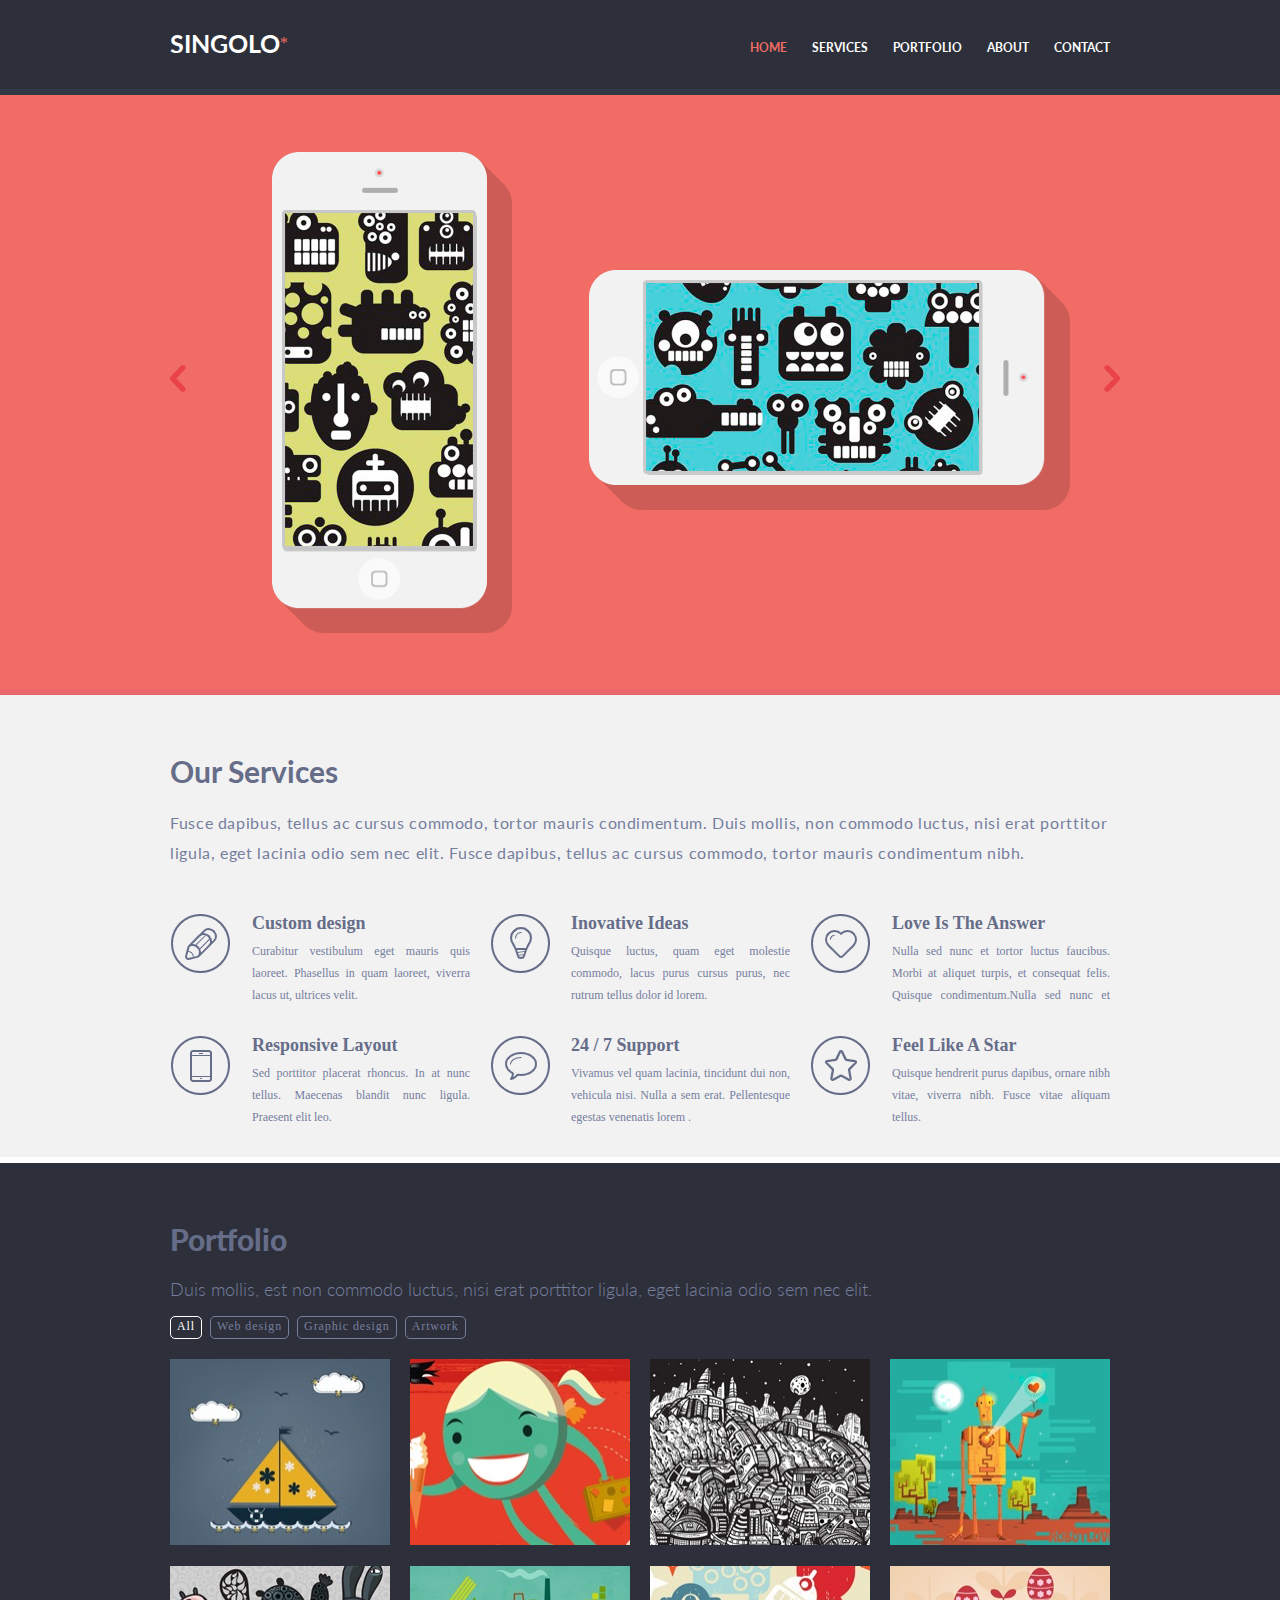
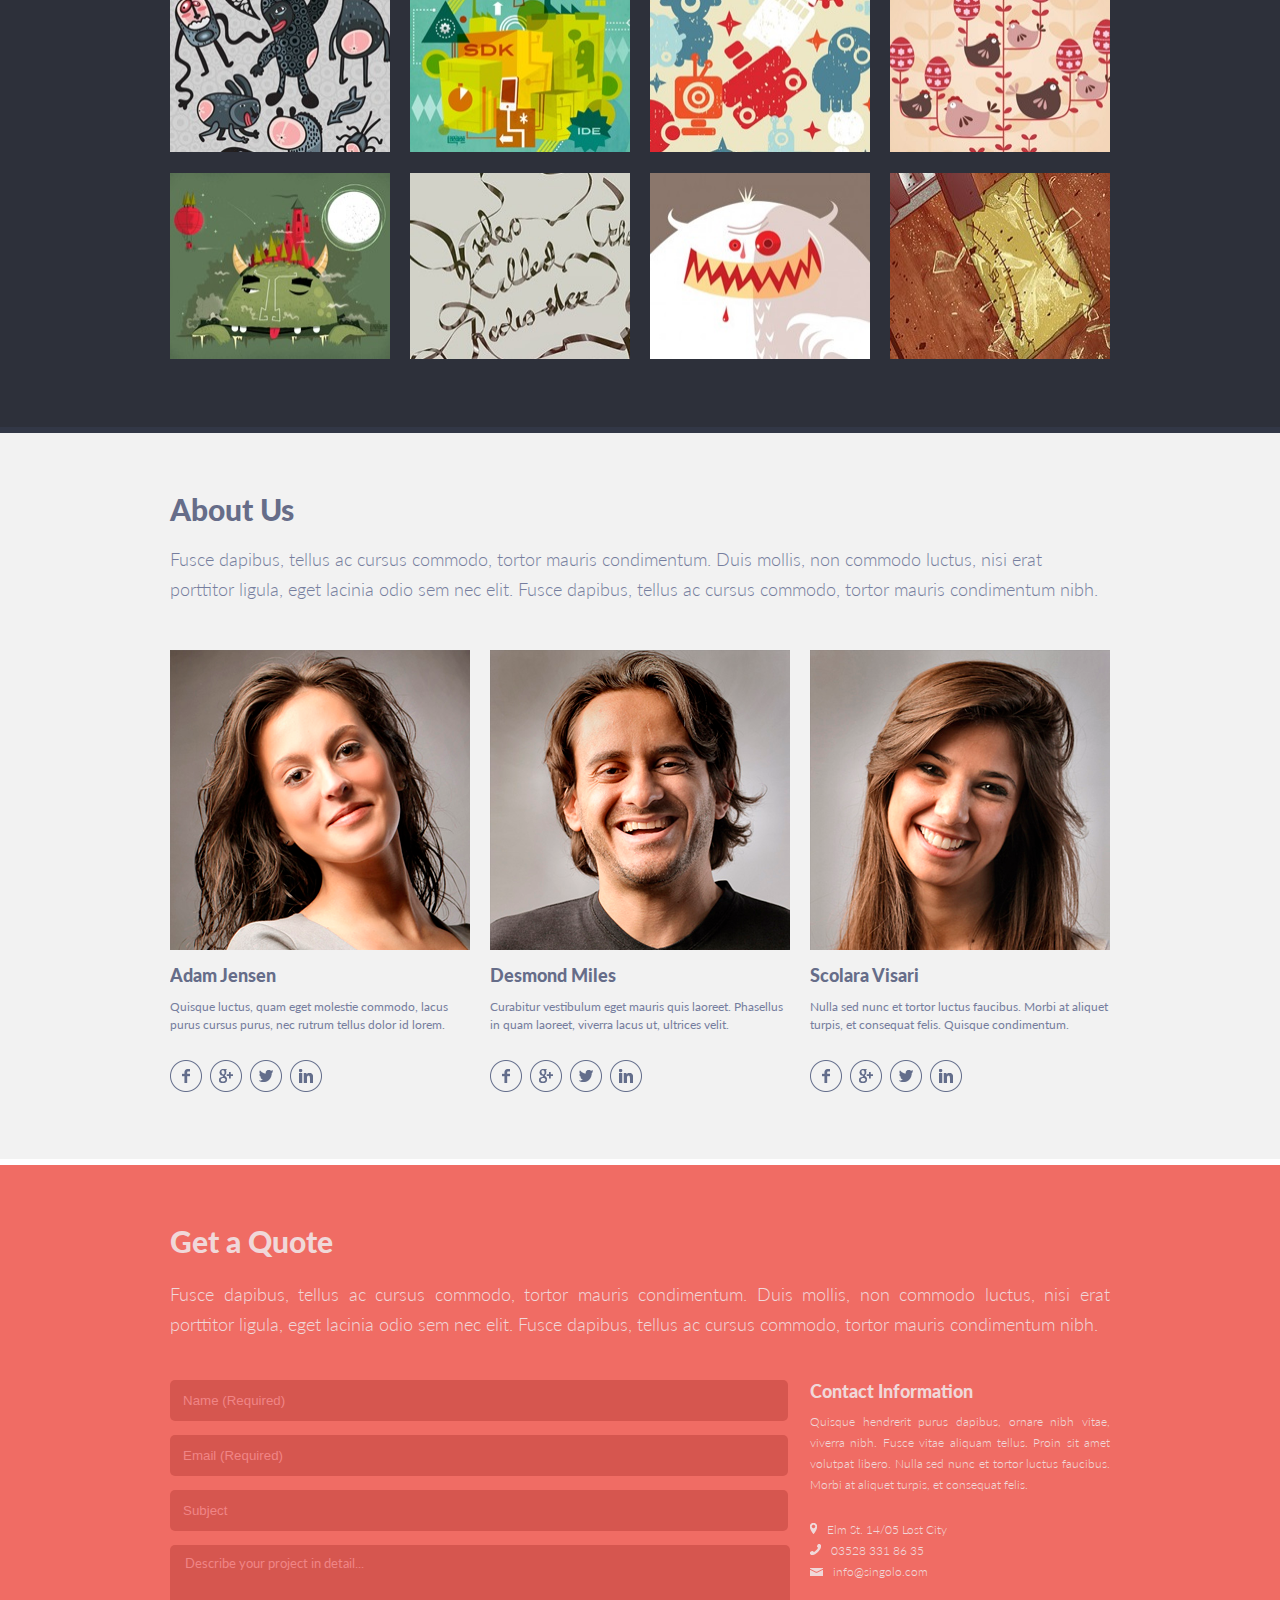
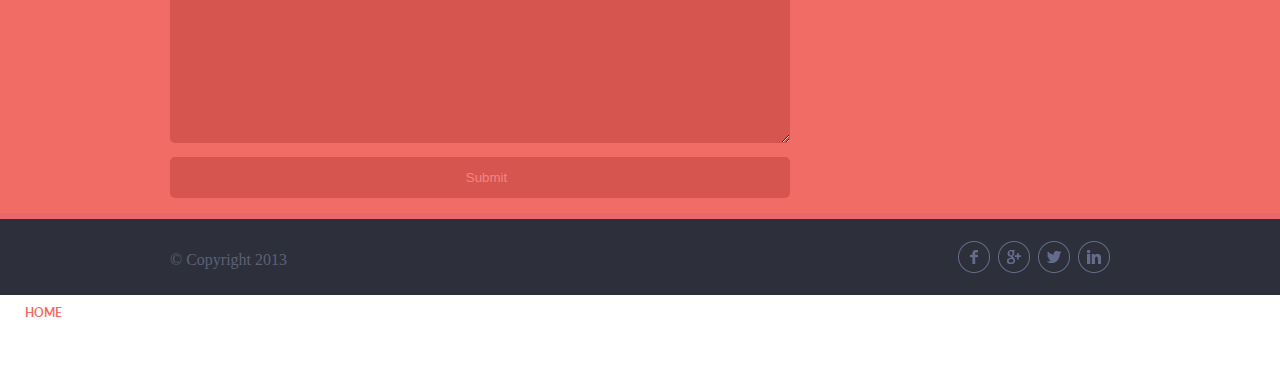
<file: index.html>
<!DOCTYPE html>
<html lang="en">

<head>
    <meta charset="UTF-8">
    <meta name="viewport" content="width=device-width, initial-scale=1.0">
    <title>Document</title>
    <link href="https://fonts.googleapis.com/css?family=Lato&display=swap" rel="stylesheet">
    <link rel="stylesheet" href="style.css">
</head>

<body id="body">
    <div class="wrapper" id="top">
        <header>
            <div class="header_wrapper">
                <div class="inside_wrapper flex_header">
                    <div class="hidden_burger_menu" id="borger_menu_block"><img src="./assets/Burger-menu-icon.png" id="borger_menu"></div>
                    <div class="logotip">
                        <h1>SINGOLO</h1><span>*</span>
                    </div>
                    <div class="navigation" id="navigation">
                         <a id="home_nav">
                            <div class="navigation_item active">Home</div>
                        </a>
                        <a id="services_nav">
                            <div class="navigation_item">Services</div>
                        </a>
                        <a id="portfolio_nav">
                            <div class="navigation_item">Portfolio</div>
                        </a>
                        <a id="about_nav">
                            <div class="navigation_item">About</div>
                        </a>
                        <a id="contact_nav">
                            <div class="navigation_item">Contact</div>
                        </a>                             
                    </div>
                </div>
            </div>
        </header>
        <main id="main">
            <div class="main_wrapper">
                <div class="left_arrow" id="leftarrow"><img src="./assets/arrow_left.png"></div>
                <div class="items-continer">
                    <div class="iphones item slide_active" id="slide1">
                        <div class="phones2">
                            <div class="phoneV_main">
                                <img src="assets/iPhoneVertical.png" alt="Foto Vertikalno" class="phoneV">
                                <img src="assets/photoinvertical.png" alt="Foto Vertikalno" class="imageV" id="foto1">
                            </div>
                            <div class="phoneH_main">
                                <img src="assets/iPhoneHorizontal.png" alt="Foto Vertikalno" class="phone_horizontal">
                                <img src="assets/photoHorizontal.png" alt="Foto Vertikalno" class=image_horizontal
                                    id="foto2">
                            </div>
                        </div>
                    </div>
                    <div class="slide2 item" id="slide2">
                        <img src="./assets/Slide-2.png" class="slide2_img">
                        <div class="hidden_foto hidden_foto_opacity" id="hidden_foto"></div>
                    </div>
                </div>
                <div class="right_arrow" id="rightarrow"><img src="./assets/arrow_right.png"></div>
            </div>
        </main>
        <div class="servces" id="services">
            <div class="inside_wrapper inside_wrapper_services">
                <div class="services_text">
                    <h3>Our Services</h3>
                    <p>Fusce dapibus, tellus ac cursus commodo, tortor mauris condimentum. Duis mollis, non commodo
                        luctus,
                        nisi erat porttitor ligula, eget lacinia odio sem nec elit. Fusce dapibus, tellus ac cursus
                        commodo,
                        tortor mauris condimentum nibh.</p>
                </div>
                <div class="services_maim">
                    <div class="services_maim_item">
                        <div class="services_maim_item_image"><img src="./assets/pen.png" alt="icon"></div>
                        <div class="services_maim_item_content">
                            <h4>Custom design</h4>
                            <p>Curabitur vestibulum eget mauris quis laoreet. Phasellus in quam laoreet, viverra lacus
                                ut,
                                ultrices velit.</p>
                        </div>
                    </div>
                    <div class="services_maim_item">
                        <div class="services_maim_item_image"><img src="./assets/lightbulb.png" alt="icon"></div>
                        <div class="services_maim_item_content">
                            <h4>Inovative Ideas</h4>
                            <p>Quisque luctus, quam eget molestie commodo, lacus purus cursus purus, nec rutrum tellus
                                dolor
                                id lorem.</p>
                        </div>
                    </div>
                    <div class="services_maim_item">
                        <div class="services_maim_item_image"><img src="./assets/heart.png" alt="icon"></div>
                        <div class="services_maim_item_content">
                            <h4>Love Is The Answer</h4>
                            <p>Nulla sed nunc et tortor luctus faucibus. Morbi at aliquet turpis, et consequat felis.
                                Quisque condimentum.Nulla sed nunc et tortor luctus faucibus. Morbi at aliquet turpis,
                                et consequat felis.
                                Quisque condimentumNulla sed nunc et tortor luctus faucibus. Morbi at aliquet turpis, et
                                consequat felis.
                                Quisque condimentum</p>
                        </div>
                    </div>
                    <div class="services_maim_item">
                        <div class="services_maim_item_image"><img src="./assets/phone.png" alt="icon"></div>
                        <div class="services_maim_item_content">
                            <h4>Responsive Layout</h4>
                            <p class="services_maim_item_content_text">Sed porttitor placerat rhoncus. In at nunc
                                tellus. Maecenas blandit nunc ligula. Praesent
                                elit leo.</p>
                        </div>
                    </div>
                    <div class="services_maim_item">
                        <div class="services_maim_item_image"><img src="./assets/bubble.png" alt="icon"></div>
                        <div class="services_maim_item_content">
                            <h4>24 / 7 Support</h4>
                            <p class="services_maim_item_content_text">Vivamus vel quam lacinia, tincidunt dui non,
                                vehicula nisi. Nulla a sem erat.
                                Pellentesque
                                egestas venenatis lorem .</p>
                        </div>
                    </div>
                    <div class="services_maim_item">
                        <div class="services_maim_item_image"><img src="./assets/Star.png" alt="icon"></div>
                        <div class="services_maim_item_content">
                            <h4>Feel Like A Star</h4>
                            <p class="services_maim_item_content_text">Quisque hendrerit purus dapibus, ornare nibh
                                vitae, viverra nibh. Fusce vitae aliquam
                                tellus.
                            </p>
                        </div>
                    </div>
                </div>
            </div>
        </div>
        <div class="wrapper portfolio_wrapper">
            <div class="white_line"></div>
            <div class="portfolio" id="portfolio1">
                <div class="inside_wrapper inside_wrapper_portfolio">
                    <div class="portfolio_text_wrapper">
                        <p class="portfolio_big_text">Portfolio</p>
                        <p class="portfolio_small_text">Duis mollis, est non commodo luctus, nisi erat porttitor ligula,
                            eget lacinia odio sem nec elit.</p>
                        <div class="small_blocks" id="small_blocks">
                            <div class="small_block active_small_block" id="all">All</div>
                            <div class="small_block" id="web">Web design</div>
                            <div class="small_block" id="design">Graphic design</div>
                            <div class="small_block" id="artwork">Artwork</div>
                        </div>
                    </div>
                    <div class="portfolio_flex" id="portfolio_flex">
                        <div class="portfolio_flex_item" id='1'><img src="./assets/1.jpg"></div>
                        <div class="portfolio_flex_item" id='2'><img src="./assets/2.jpg"></div>
                        <div class="portfolio_flex_item" id='3'><img src="./assets/3.jpg"></div>
                        <div class="portfolio_flex_item" id='4'><img src="./assets/4.jpg"></div>
                        <div class="portfolio_flex_item" id='5'><img src="./assets/5.jpg"></div>
                        <div class="portfolio_flex_item" id='6'><img src="./assets/6.jpg"></div>
                        <div class="portfolio_flex_item" id='7'><img src="./assets/7.jpg"></div>
                        <div class="portfolio_flex_item" id='8'><img src="./assets/8.jpg"></div>
                        <div class="portfolio_flex_item" id='9'><img src="./assets/9.jpg"></div>
                        <div class="portfolio_flex_item" id='10'><img src="./assets/10.jpg"></div>
                        <div class="portfolio_flex_item" id='11'><img src="./assets/11.jpg"></div>
                        <div class="portfolio_flex_item" id='12'><img src="./assets/12.jpg"></div>
                    </div>
                </div>
            </div>
            <div class="about_us_main">
                <div class="inside_wrapper" id="about">
                    <div class="about_text">
                      <p class="portfolio_big_text about_us">About Us</p>
                    <p class="portfolio_small_text_60">Fusce dapibus, tellus ac cursus commodo, tortor mauris
                        condimentum. Duis
                        mollis, non commodo luctus, nisi erat porttitor ligula, eget lacinia odio sem nec elit. Fusce
                        dapibus, tellus ac cursus commodo, tortor mauris condimentum nibh.</p>  
                    </div>
                    <div class="anketa_flex">
                        <div class="anketa_flex_item first_anketa_flex_item">
                            <div><img src="./assets/photo1.png" class="img_about"></div>
                            <div>
                                <p class="anketa_item_name">Adam Jensen</p>
                                <p class="anketa_item_text">Quisque luctus, quam eget molestie commodo, lacus purus
                                    cursus purus, nec rutrum tellus
                                    dolor
                                    id lorem.</p>
                            </div>
                            <div class="icons">
                                <div class="icons_item"><img src="./assets/Facebook.png"></div>
                                <div class="icons_item"><img src="./assets/Google.png"></div>
                                <div class="icons_item"><img src="./assets/Twitter.png"></div>
                                <div class="icons_item"><img src="./assets/LinkedIn.png"></div>
                            </div>
                        </div>
                        <div class="anketa_flex_item">
                            <div><img src="./assets/photo2.png" class="img_about"></div>
                            <div>
                                <p class="anketa_item_name">Desmond Miles</p>
                                <p class="anketa_item_text">Curabitur vestibulum eget mauris quis laoreet. Phasellus in
                                    quam laoreet, viverra lacus
                                    ut,
                                    ultrices velit.</p>
                            </div>
                            <div class="icons">
                                <div class="icons_item"><img src="./assets/Facebook.png"></div>
                                <div class="icons_item"><img src="./assets/Google.png"></div>
                                <div class="icons_item"><img src="./assets/Twitter.png"></div>
                                <div class="icons_item"><img src="./assets/LinkedIn.png"></div>
                            </div>
                        </div>
                        <div class="anketa_flex_item last_anketa_flex_item">
                            <div><img src="./assets/photo3.png" class="img_about"></div>
                            <div>
                                <p class="anketa_item_name">Scolara Visari</p>
                                <p class="anketa_item_text">Nulla sed nunc et tortor luctus faucibus. Morbi at aliquet
                                    turpis, et consequat felis.
                                    Quisque condimentum.</p>
                            </div>
                            <div class="icons">
                                <div class="icons_item"><img src="./assets/Facebook.png"></div>
                                <div class="icons_item"><img src="./assets/Google.png"></div>
                                <div class="icons_item"><img src="./assets/Twitter.png"></div>
                                <div class="icons_item"><img src="./assets/LinkedIn.png"></div>
                            </div>
                        </div>
                    </div>
                </div>
            </div>
            <div class="white_line"></div>
        </div>
        <div class="wrapper contact_wrapper" id="contact">
            <div>
                <div class="inside_wrapper contact_wrapper_responsive">
                    <p class="portfolio_big_text_contact">Get a Quote</p>
                    <p class="portfolio_small_text_contact">Fusce dapibus, tellus ac cursus commodo, tortor mauris
                        condimentum. Duis
                        mollis, non commodo luctus,
                        nisi
                        erat porttitor ligula, eget lacinia odio sem nec elit. Fusce dapibus, tellus ac cursus commodo,
                        tortor
                        mauris condimentum nibh.</p>
                    <div class="contact_flex">
                        <div>
                            <form>
                                <input type="text" placeholder="Name (Required)" id="firsttext" required>
                                <input type="email" placeholder="Email (Required)" id="email" required>
                                <input type="text" placeholder="Subject" id="secondtext">
                                <textarea placeholder="Describe your project in detail..." id="textarea"></textarea>
                                <button class="submit" id="submit">Submit</button>
                            </form>
                        </div>
                        <div class="contact_info">
                            <p class="contact_info_title">Contact Information</p>
                            <p class="contact_info_text">Quisque hendrerit purus dapibus, ornare nibh vitae, viverra
                                nibh. Fusce vitae aliquam tellus.
                                Proin sit amet volutpat libero. Nulla sed nunc et tortor luctus faucibus. Morbi at
                                aliquet
                                turpis, et consequat felis.
                            </p>
                            <div class="contact_info_tag"><img src="./assets/location_small.png">Elm St. 14/05 Lost City
                            </div>
                            <div class="contact_info_tag"><img src="./assets/phone_small.png"><a
                                    href="tel:03528 331 86 35">03528 331 86 35</a>
                            </div>
                            <div class="contact_info_tag contact_info_tag_last"><img src="./assets/mail_small.png"><a
                                    href="mailto:info@singolo.com">info@singolo.com</a></div>
                        </div>
                    </div>
                </div>
            </div>
        </div>
        <div class="red_line"></div>
        <footer>
            <div class="inside_wrapper_footer">
                <div class="footer_content">
                    <div class="copyright_block">
                        <p class="copyright">© Copyright 2013</p>
                    </div>
                    <div class="footer_all_icons">
                        <div class="footer_icons_item"><img src="./assets/Facebook.png"></div>
                        <div class="footer_icons_item"><img src="./assets/Google.png"></div>
                        <div class="footer_icons_item"><img src="./assets/Twitter.png"></div>
                        <div class="footer_icons_item last_item"><img src="./assets/LinkedIn.png"></div>
                    </div>
                </div>
            </div>
        </footer>
    </div>
    <div id="message_block" class="message_hidden">
        <div id="message">
            <p>Письмо отправлено</p>
            <p id="result">Тема:</p>
            <p id="result2">Описание:</p>
            <br>
            <button id="closed">ОК</button>
        </div>
    </div>
            <div class="navigation dark_side_of_navigation dark_side_hidden" id="dark_navigation">
                <div class="dark_side_of_navigation_items">
                 <a id="home_nav_dark">
                    <div class="navigation_item active">Home</div>
                </a>
                <a id="services_nav_dark">
                    <div class="navigation_item">Services</div>
                </a>
                <a id="portfolio_nav_dark">
                    <div class="navigation_item">Portfolio</div>
                </a>
                <a id="about_nav_dark">
                    <div class="navigation_item">About</div>
                </a>
                <a id="contact_nav_dark">
                    <div class="navigation_item">Contact</div>
                </a>                           
                </div>
            </div>    







    <script src="index.js"></script>
</body>

</html>
</file>
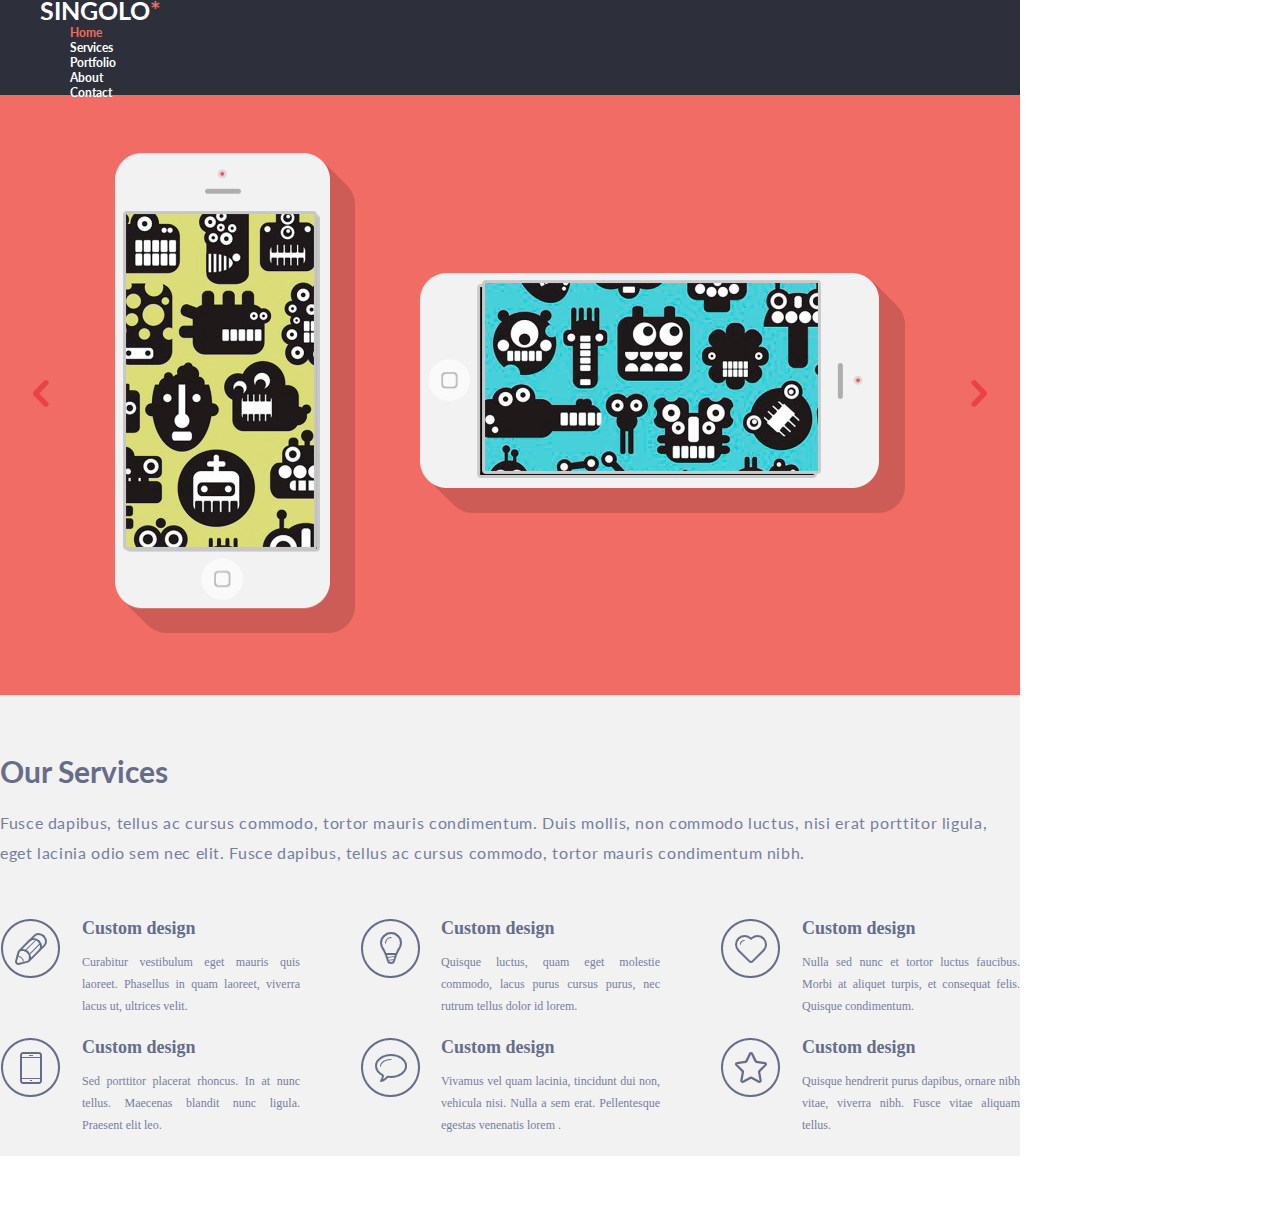
<file: singolo1.html>
<!DOCTYPE html>
<html lang="en">

<head>
    <meta charset="UTF-8">
    <meta name="viewport" content="width=device-width, initial-scale=1.0">
    <title>Document</title>
    <link href="https://fonts.googleapis.com/css?family=Lato&display=swap" rel="stylesheet">
    <link rel="stylesheet" href="singolo1.css">
</head>

<body>
    <div class="wrapper">
        <header>
            <div class="inside_wrapper">
                <div class="logotip">SINGOLO<span>*</span></div>
                <div class="navigation_item active">Home</div>
                <div class="navigation_item">Services</div>
                <div class="navigation_item">Portfolio</div>
                <div class="navigation_item">About</div>
                <div class="navigation_item last">Contact</div>
            </div>
        </header>
        <main>
            <div class="iphones">
                <div><img src="./assets/arrow_left.png"></div>
                <div class="phoneV_main">
                    <img src="assets/iPhoneVertical.png" alt="Foto Vertikalno" class="phoneV">
                    <img src="assets/photoinvertical.png" alt="Foto Vertikalno" class="photophoneV">
                </div>
                <div class="phoneH_main">
                    <img src="assets/iPhoneHorizontal.png" alt="Foto Vertikalno" class="phone_horizontal">
                    <img src="assets/photoHorizontal.png" alt="Foto Vertikalno" class=image_horizontal>
                </div>
                <div><img src="./assets/arrow_right.png"></div>
            </div>
        </main>
        <div class="servces">
            <div class="services_text">
                <h3>Our Services</h3>
                <p>Fusce dapibus, tellus ac cursus commodo, tortor mauris condimentum. Duis mollis, non commodo
                    luctus,
                    nisi erat porttitor ligula, eget lacinia odio sem nec elit. Fusce dapibus, tellus ac cursus
                    commodo,
                    tortor mauris condimentum nibh.</p>
            </div>
            <div class="services_maim">
                <div class="services_maim_item">
                    <div class="services_maim_item_image"><img src="./assets/pen.png" alt="icon"></div>
                    <div class="services_maim_item_content">
                        <h4>Custom design</h4>
                        <p>Curabitur vestibulum eget mauris quis laoreet. Phasellus in quam laoreet, viverra lacus
                            ut,
                            ultrices velit.</p>
                    </div>
                </div>
                <div class="services_maim_item">
                    <div class="services_maim_item_image"><img src="./assets/lightbulb.png" alt="icon"></div>
                    <div class="services_maim_item_content">
                        <h4>Custom design</h4>
                        <p>Quisque luctus, quam eget molestie commodo, lacus purus cursus purus, nec rutrum tellus
                            dolor
                            id lorem.</p>
                    </div>
                </div>
                <div class="services_maim_item">
                    <div class="services_maim_item_image"><img src="./assets/heart.png" alt="icon"></div>
                    <div class="services_maim_item_content">
                        <h4>Custom design</h4>
                        <p>Nulla sed nunc et tortor luctus faucibus. Morbi at aliquet turpis, et consequat felis.
                            Quisque condimentum.</p>
                    </div>
                </div>
                <div class="services_maim_item">
                    <div class="services_maim_item_image"><img src="./assets/phone.png" alt="icon"></div>
                    <div class="services_maim_item_content">
                        <h4>Custom design</h4>
                        <p>Sed porttitor placerat rhoncus. In at nunc tellus. Maecenas blandit nunc ligula. Praesent
                            elit leo.</p>
                    </div>
                </div>
                <div class="services_maim_item">
                    <div class="services_maim_item_image"><img src="./assets/bubble.png" alt="icon"></div>
                    <div class="services_maim_item_content">
                        <h4>Custom design</h4>
                        <p>Vivamus vel quam lacinia, tincidunt dui non, vehicula nisi. Nulla a sem erat.
                            Pellentesque
                            egestas venenatis lorem .</p>
                    </div>
                </div>
                <div class="services_maim_item">
                    <div class="services_maim_item_image"><img src="./assets/Star.png" alt="icon"></div>
                    <div class="services_maim_item_content">
                        <h4>Custom design</h4>
                        <p>Quisque hendrerit purus dapibus, ornare nibh vitae, viverra nibh. Fusce vitae aliquam
                            tellus.
                        </p>
                    </div>
                </div>
            </div>
        </div>
    </div>
</body>

</html>
</file>
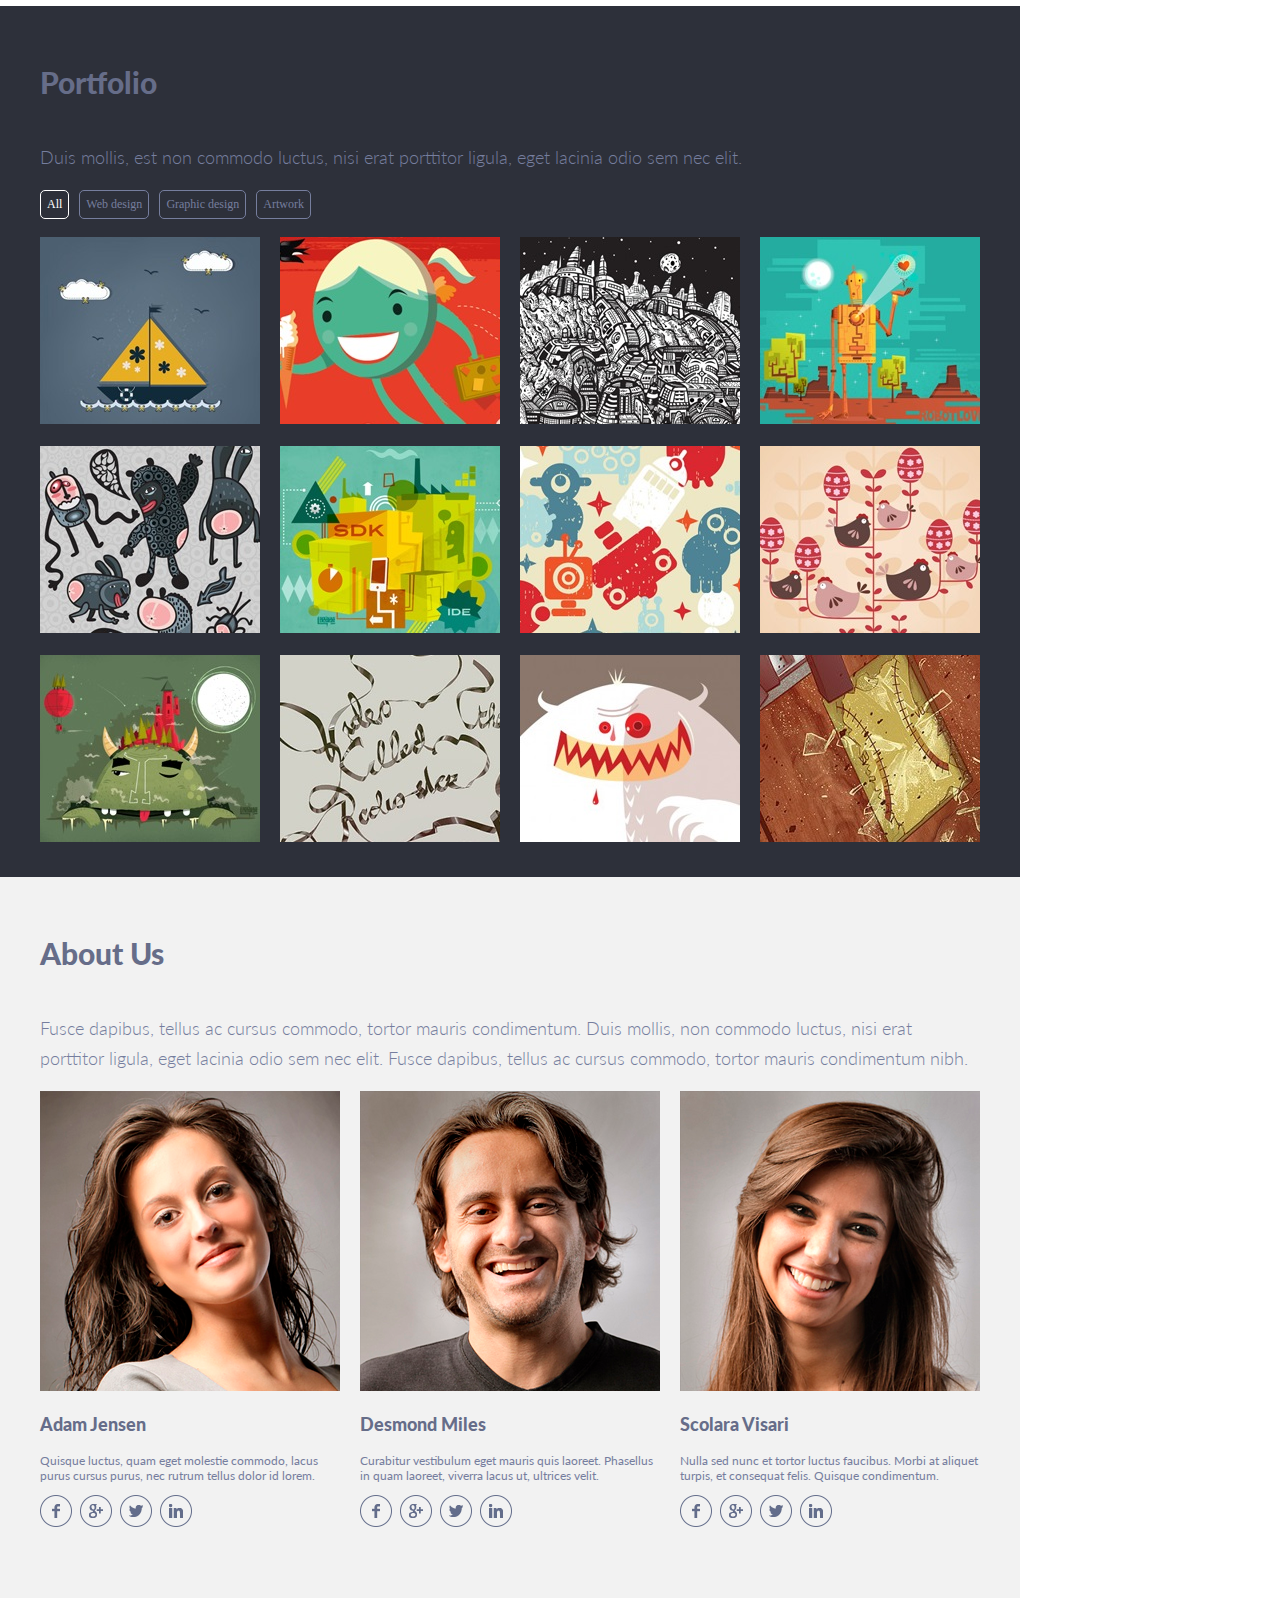
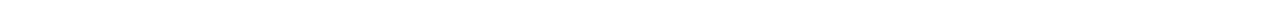
<file: singolo2.html>
<!DOCTYPE html>
<html lang="en">

<head>
    <meta charset="UTF-8">
    <meta name="viewport" content="width=device-width, initial-scale=1.0">
    <title>Document</title>
    <link href="https://fonts.googleapis.com/css?family=Lato&display=swap" rel="stylesheet">
    <link rel="stylesheet" href="singolo2.css">
</head>

<body>
    <div class="wrapper portfolio_wrapper">
        <div class="white_line"></div>
        <div class="portfolio">
            <div class="inside_wrapper">
                <div>
                    <p class="portfolio_big_text">Portfolio</p>
                    <p class="portfolio_small_text">Duis mollis, est non commodo luctus, nisi erat porttitor ligula,
                        eget lacinia odio sem nec elit.</p>
                    <div class="small_blocks">
                        <div class="small_block active">All</div>
                        <div class="small_block">Web design</div>
                        <div class="small_block">Graphic design</div>
                        <div class="small_block">Artwork</div>
                    </div>
                </div>
                <div class="portfolio_flex">
                    <div class="portfolio_flex_item"><img src="./assets/1.jpg"></div>
                    <div class="portfolio_flex_item"><img src="./assets/2.jpg"></div>
                    <div class="portfolio_flex_item"><img src="./assets/3.jpg"></div>
                    <div class="portfolio_flex_item"><img src="./assets/4.jpg"></div>
                    <div class="portfolio_flex_item"><img src="./assets/5.jpg"></div>
                    <div class="portfolio_flex_item"><img src="./assets/6.jpg"></div>
                    <div class="portfolio_flex_item"><img src="./assets/7.jpg"></div>
                    <div class="portfolio_flex_item"><img src="./assets/8.jpg"></div>
                    <div class="portfolio_flex_item"><img src="./assets/9.jpg"></div>
                    <div class="portfolio_flex_item"><img src="./assets/10.jpg"></div>
                    <div class="portfolio_flex_item"><img src="./assets/11.jpg"></div>
                    <div class="portfolio_flex_item"><img src="./assets/12.jpg"></div>
                </div>
            </div>
        </div>
        <div>
            <div class="inside_wrapper">
                <p class="portfolio_big_text about_us">About Us</p>
                <p class="portfolio_small_text">Fusce dapibus, tellus ac cursus commodo, tortor mauris condimentum. Duis
                    mollis, non commodo luctus, nisi erat porttitor ligula, eget lacinia odio sem nec elit. Fusce
                    dapibus, tellus ac cursus commodo, tortor mauris condimentum nibh.</p>
                <div class="anketa_flex">
                    <div class="anketa_flex_item">
                        <div><img src="./assets/photo1.png"></div>
                        <div>
                            <p class="anketa_item_name">Adam Jensen</p>
                            <p class="anketa_item_text">Quisque luctus, quam eget molestie commodo, lacus purus cursus purus, nec rutrum tellus
                                dolor
                                id lorem.</p>
                        </div>
                        <div class="icons">
                            <div class="icons_item"><img src="./assets/Facebook.png"></div>
                            <div class="icons_item"><img src="./assets/Google.png"></div>
                            <div class="icons_item"><img src="./assets/Twitter.png"></div>
                            <div class="icons_item"><img src="./assets/LinkedIn.png"></div>
                        </div>
                    </div>
                    <div class="anketa_flex_item">
                        <div><img src="./assets/photo2.png"></div>
                        <div>
                            <p class="anketa_item_name">Desmond Miles</p>
                            <p class="anketa_item_text">Curabitur vestibulum eget mauris quis laoreet. Phasellus in quam laoreet, viverra lacus
                                ut,
                                ultrices velit.</p>
                        </div>
                        <div class="icons">
                            <div class="icons_item"><img src="./assets/Facebook.png"></div>
                            <div class="icons_item"><img src="./assets/Google.png"></div>
                            <div class="icons_item"><img src="./assets/Twitter.png"></div>
                            <div class="icons_item"><img src="./assets/LinkedIn.png"></div>
                        </div>
                    </div>
                    <div class="anketa_flex_item">
                        <div><img src="./assets/photo3.png"></div>
                        <div>
                            <p class="anketa_item_name">Scolara Visari</p>
                            <p class="anketa_item_text">Nulla sed nunc et tortor luctus faucibus. Morbi at aliquet turpis, et consequat felis.
                                Quisque condimentum.</p>
                        </div>
                        <div class="icons">
                            <div class="icons_item"><img src="./assets/Facebook.png"></div>
                            <div class="icons_item"><img src="./assets/Google.png"></div>
                            <div class="icons_item"><img src="./assets/Twitter.png"></div>
                            <div class="icons_item"><img src="./assets/LinkedIn.png"></div>
                        </div>
                    </div>
                </div>
            </div>
        </div>
        <div class="white_line"></div>
    </div>
</body>

</html>
</file>
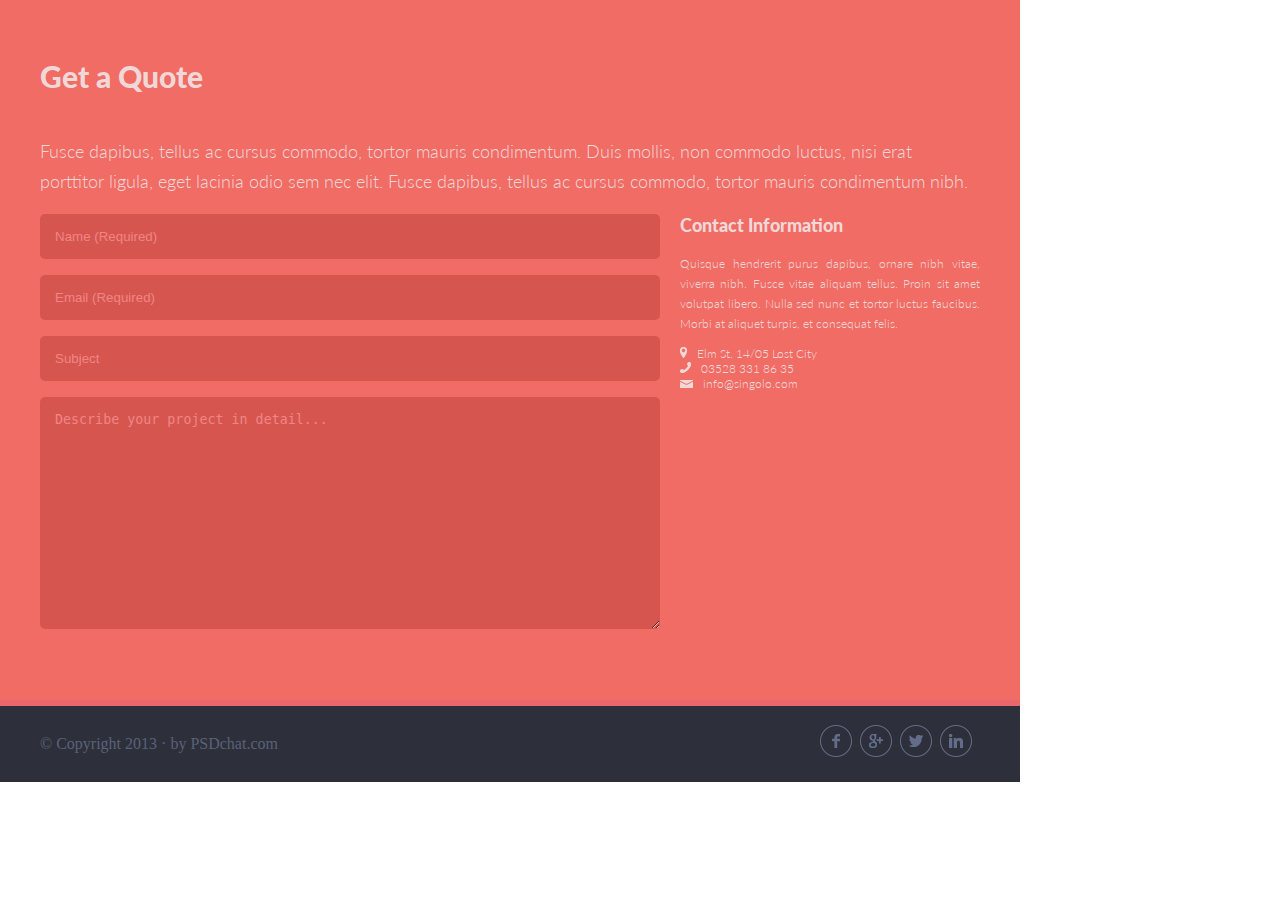
<file: singolo3.html>
<!DOCTYPE html>
<html lang="en">

<head>
    <meta charset="UTF-8">
    <meta name="viewport" content="width=device-width, initial-scale=1.0">
    <title>Document</title>
    <link href="https://fonts.googleapis.com/css?family=Lato&display=swap" rel="stylesheet">
    <link rel="stylesheet" href="singolo3.css">
</head>

<body>
    <div class="wrapper contact_wrapper">
        <div>
            <div class="inside_wrapper">
                <p class="portfolio_big_text_contact">Get a Quote</p>
                <p class="portfolio_small_text_contact">Fusce dapibus, tellus ac cursus commodo, tortor mauris condimentum. Duis
                    mollis, non commodo luctus,
                    nisi
                    erat porttitor ligula, eget lacinia odio sem nec elit. Fusce dapibus, tellus ac cursus commodo,
                    tortor
                    mauris condimentum nibh.</p>
                <div class="contact_flex">
                    <div>
                        <form>
                            <input type="text" placeholder="Name (Required)" required>
                            <input type="email" placeholder="Email (Required)" required>
                            <input type="text" placeholder="Subject">
                            <textarea placeholder="Describe your project in detail..."></textarea>
                        </form>
                    </div>
                    <div class="contact_info">
                        <p class="contact_info_title">Contact Information</p>
                        <p class="contact_info_text">Quisque hendrerit purus dapibus, ornare nibh vitae, viverra nibh. Fusce vitae aliquam tellus.
                            Proin sit amet volutpat libero. Nulla sed nunc et tortor luctus faucibus. Morbi at aliquet
                            turpis, et consequat felis.
                        </p>
                        <div class="contact_info_tag"><img src="./assets/location_small.png" >Elm St. 14/05 Lost City </div>
                        <div class="contact_info_tag"><img src="./assets/phone_small.png">03528 331 86 35</div>
                        <div class="contact_info_tag"><img src="./assets/mail_small.png">info@singolo.com</div>
                    </div>
                </div>
            </div>
        </div>
    </div>
    <div class="red_line"></div>
    <footer>
        <div class="inside_wrapper">
            <div class="footer_content">
                <div>
                    <p class="copyright">© Copyright 2013 · by PSDchat.com</p>
                </div>
                <div class="footer_all_icons">
                    <div class="footer_icons_item"><img src="./assets/Facebook.png"></div>
                    <div class="footer_icons_item"><img src="./assets/Google.png"></div>
                    <div class="footer_icons_item"><img src="./assets/Twitter.png"></div>
                    <div class="footer_icons_item"><img src="./assets/LinkedIn.png"></div>
                </div>
            </div>
        </div>
    </footer>
</body>

</html>
</file>
<file: style.css>
body{
    margin:0px;
    padding: 0px;
}
.wrapper{
    width: 1020px;
    width: 100%;

}
.inside_wrapper{
    width: 940px;
    margin: 0 auto;
}

.dark_side_hidden{
    display: none;
}

header{
    position: sticky;
    top: 0;
    z-index: 10;
    box-sizing: border-box;
    height: 95px;
    background-color: #2d303a;
    border-bottom: 6px solid #323746;
    width: 100%;
}
.logotip, .navigation_item:hover{
    cursor: pointer; 
} 

.navigation{
    display: flex;
    justify-content: space-between;
    height: 95px;
    align-items: center;
    text-transform: uppercase;
}


.navigation_item:not(:last-child)::after{
    content: ".";
    position: relative;
    bottom: 3px;
    left: 13px;
    font-weight: 900;
    font-size: 19px;
    font-family: "Lato";
    color: #494e62;
}
.navigation_item .last::after{
    content: none;
}
.flex_header{
    display: flex;
    justify-content: space-between;
    align-items: center;
}

h1{
    font-size: 25px;
    font-family: "Lato";
    color: rgb(255, 255, 255);
    font-weight: bold;
}
.logotip{
    margin-top: -9px;
    display: flex;
    align-items: center;
}

span{
color:#f06c64
}

.navigation{
    display: flex;

}
.navigation_item{
    font-size: 12px;
    font-family: "Lato";
    color: rgb(255, 255, 255);
    font-weight: bold;
    margin-left: 25px;
}
.navigation a{
     text-decoration: none; 
     color: rgb(255, 255, 255);
     font-size: 12px;
     font-family: "Lato";
     font-weight: bold;
}
.active {
    color: rgb(240, 108, 100);
}
.hidefoto{
    opacity: 0;
}
main{
    box-sizing: border-box;
    height: 600px;
    width: 100%;
    background-color: #f06c64;
    border-bottom: 6px solid  #ea676b;
    overflow: hidden;
}

.main_wrapper{
    width: 1020px;
    margin:0 auto;
    position: relative;
}
.phones2{
    display: flex;
    align-items: center;
    margin-left:140px;
    width: 800px;
    justify-content: space-between;
}

.left_arrow{
    position: absolute;
    top:270px;
    left: 40px;
    width: 70px;
    z-index: 4;
}
.right_arrow{
    position: absolute;
    top:270px;
    left: 920px;
    width: 70px;
    z-index: 4;
}
.left_arrow, .right_arrow:hover{
    cursor: pointer;
}

.right_arrow img{
    float: right;
}

.phoneV_main{
    position: relative;
    width: 240px;
    height: 481px;
}

.phoneV{
    width: 240px;
    height: 481px;
    position: absolute;
    margin-left: 2px;
}

.imageV{
    position: absolute;
    left: 12px;
    top: 58px;
    width: 194px;
    height: 339px;
}
.phoneH_main{
    position: relative;
}

.phone_horizontal{
    width: 481px;
    height: 240px;
    margin-left: 3px;
}

.image_horizontal{
    position: absolute;
    left: 57px;
    top: 10px;
    width: 339px;
    height: 194px;
}

.servces{
    background-color: #f2f2f2;
}

h3{
    color: #666d89;
    margin-top: 0px;
    padding-top: 58px;
    letter-spacing: 0px;
    font-size:30px;
}

.services_text{
    font-family: "Lato";
    color:#767e9e;
}

.services_text p{
    line-height: 30px;
    margin-top: -11px;
    letter-spacing: 0.635px;
}

.services_maim{
    display: flex;
    flex-wrap: wrap;
    justify-content: space-between;
    margin-top: 45px;
}
.services_maim_item{
    flex-shrink: 0;
    width: 300px;
    display: flex;
    margin-bottom: 19px;
}

.services_maim_item_image{
    margin-right: 20px;
}

.services_maim_item_content{
    color: #767e9e;
    font-size:12px;
}

.services_maim_item_content p{
line-height: 22px;
text-align: justify;
height: 64px;
margin-top: 6px;
overflow: hidden;
}
.services_maim_item_content_text{
    margin-top: 15px;
}

h4{
    font-size:18px;
    font-weight: 900;
    margin-top: 0px;
    color:#666d89;
    margin-bottom: 0px;
}

.portfolio{
    background-color: #2d303a;
    box-sizing: border-box;
    height: 870px;
    border-bottom: 6px solid #323746;
}

.portfolio_big_text{
    font-size: 30px;
    line-height: 18px;
    color: #666d89;
    font-family: "Lato",sans-serif;
    font-weight: 900;
    padding-top: 67px;
    padding-bottom: 8px;
    margin: 0px;
}

.portfolio_small_text{
    font-size: 18px;
    line-height: 30px;
    color: #767e9e;
    font-family: "Lato",sans-serif;
    font-weight: 300;
    margin-bottom: 5px;
    height: 30px;
    overflow: hidden;
}
.portfolio_small_text_60{
    font-size: 18px;
    line-height: 30px;
    color: #767e9e;
    font-family: "Lato",sans-serif;
    font-weight: 300;
    margin-bottom: 5px;
    height: 60px;
    overflow: hidden;
}
.portfolio_flex{
    display: flex;
    flex-wrap: wrap;
    flex-shrink: 0;
    justify-content: space-between;
    margin-top: 3px;
    height: 621px;
    overflow: hidden;
    border: none !important;
}

.portfolio_flex_item{
    margin-bottom: 17px;
}

.portfolio_flex_item img{
    width: 220px;
    height: 186px;
    box-sizing: border-box;
}

.small_blocks{
    display: flex;
    box-sizing: border-box;
    height: 47px;
    border: none !important;
}

.small_block{
border: 1px solid #767e9e;
color: #767e9e;
border-radius: 5px;
padding: 2px 6px 3px;
font-size: 12px;
margin-top: 7px;
margin-right:8px;
margin-bottom: 17px;
letter-spacing: 0.9px;
}

.small_block:hover{
    cursor: pointer;
}

.active_small_block{
    border: 1px solid white;
    color: white;
}

.anketa_flex{
    display: flex;
    flex-shrink: 0;
    justify-content: space-between;
}

.anketa_flex_item{
    width: 300px;
    margin-top: 41px;
}

.icons{
    display: flex;
    margin-top: 26px;
}

.icons_item{
    margin-right: 8px;
    margin-bottom: 63px;
}

.portfolio_wrapper{
    background-color: #f2f2f2;
}

.anketa_item_name{
    font-size: 18px;
    color: #666d89;
    font-family: "Lato",sans-serif;
    font-weight: 900;
    margin-top: 10px;
    margin-bottom: 12px;
    height: 22px;
    overflow: hidden;
}

.icons_item:hover{
    cursor: pointer;
}

.hidden_burger_menu{
    display: none;
}

.anketa_item_text{
    font-size: 12px;
    color: #767e9e;
    font-family: "Lato",sans-serif;
    font-weight: 400;
    line-height: 18px;
}

.white_line{
    height: 6px;
    background-color: white;
}

.contact_wrapper{
    background-color: #f06c64;
    height: 648px;
}

.portfolio_big_text_contact{
    font-size: 30px;
    line-height: 18px;
    color: #f0d8d9;
    font-family: "Lato",sans-serif;
    font-weight: 900;
    padding-top: 67px;
    padding-bottom: 33px;
    margin: 0px;
}

.portfolio_small_text_contact{
    font-size: 18px;
    line-height: 30px;
    color: #f0d8d9;
    font-family: "Lato",sans-serif;
    font-weight: 300;
    margin-top: -4px;
    text-align: justify;
}
form{
    width: 605px;
}
input{
    width: 100%;
    padding: 13px;
    padding-right: 0px;
    border-radius: 5px;
    margin-bottom: 14px;
    background-color: #d6564f;
    color: #f08586;
    border: none;
    opacity: 1;
}

textarea{
    width: 590px;
    height: 173px;
    padding: 15px;
    padding-top: 10px;
    border-radius: 5px;
    background-color: #d6564f;
    color: #f08586;
    border: none;
    margin-bottom: 10px;
    font-family: "Lato",  sans-serif;
}


.submit{
    width: 620px;
    padding: 13px;
    padding-right: 0px;
    border-radius: 5px;
    margin-bottom: 14px;
    background-color: #d6564f;
    color: #f08586;
    border: none;
    opacity: 1;
}

.submit:hover{
    cursor: pointer;
}
::placeholder{
    color:#f08586;
}

.contact_flex{
    display: flex;
    justify-content: space-between;
    flex-shrink: 0;
    margin-top: 41px;
}

.contact_info{
 width: 300px;
}
.contact_info a{
    text-decoration: none;
    color: #f0d8d9;
}
.contact_info_title{
    font-size: 18px;
    color: #f0d8d9;
    font-family: "Lato",sans-serif;
    font-weight: 900;
    margin-top: 0px;
}

.contact_info_text{
    font-size: 12px;
    line-height: 21px;
    color: #f0d8d9;
    font-family: "Lato",sans-serif;
    font-weight: 300;
    text-align: justify;
    margin-top: -9px;
    margin-bottom: 27px;
}

.contact_info_tag{
    font-size: 12px;
    color: #f0d8d9;
    font-family: "Lato",sans-serif;
    font-weight: 300;
    text-align: justify;
    margin-bottom: 6px;
}

.contact_info_tag img{
    margin-right: 10px;
}

.red_line{
    width: 100%;
    height: 6px;
    background-color: #ea676b;
}

footer{
    height: 76px;
    background-color: #2d303a;
    color: #5b6179;
    line-height: 69px;
    width: 100%;
}

.copyright{
    margin-top: 0px;
}

.footer_content{
    display: flex;
    align-items: center;
    justify-content: space-between;
    height: 97px;
}

.footer_all_icons{
    display: flex;
    justify-content: space-between;
}

.footer_icons_item{
    margin-right: 8px;
}

.inside_wrapper_footer{
    width: 940px;
    height: 76px;
    margin: 0 auto;
    
}

.last_item{
    margin-right: 0px;
}

.footer_icons_item:hover{
    cursor: pointer;
}

.last{
    margin-top: 5px;
}

.portfolio_active{
    border: 5px solid #F06C64;
}
.items-continer {

    width: 1020px;
    overflow: hidden;
  }
.iphones{
    height: 594px;
    display: flex;
    align-items: center;
    justify-content: space-between;
    flex-shrink: 0;
    overflow: hidden;
}
.item{
    display: none;
    position: relative;
    animation: 0.5s ease-in-out;
    margin: 0 auto;
    overflow: hidden;
}

.slide_active,
.next{
    display: flex;
    overflow: hidden;
}
.next {
    position: absolute;
    top: 0px;
    width: 100%;
    overflow: hidden;
  }
.to-left {
    animation-name: left;
  }
  
  .from-right {
    animation-name: right;
  }
  
  .to-right {
    animation-name: right;
    animation-direction: reverse;
  }
  
  .from-left {
    animation-name: left;
    animation-direction: reverse;
  }
.new_color{
    background-color: #648bf0;
    border-bottom: 6px solid  #648bf0;

}

  @keyframes left {
    from {
      left: 0;
    }
    to {
      left: -100%;
    }
  }
  
  @keyframes right {
    from {
      left: 100%;
    }
    to {
      left: 0;
    }
  }

  .hidden_foto{
    position: absolute;
    left: 398px;
    top: 112px;
    width: 201px;
    height: 355px;
    background-color: black;
}

.hidden_foto_opacity{
    opacity: 0;
}

#message_block {
    position: fixed;
    width: 100vw;
    height: 100vh;
    top: 0;
    left: 0;
    right: 0;
    bottom: 0;
    background: #0008;
}

.message_hidden{
    display: none;
}

#message{
    position: absolute;
    top: 37%;
    left: 35%;
    border: 2px solid black;
    text-align: center;
    width: 300px;
    height: 200px;
    background-color: blanchedalmond;
}

@media (min-width: 768px) and (max-width: 1019px) {
header{
    width: 100%;
    border-bottom: none;
}
.flex_header{
    width: 100%;
    box-sizing: border-box;
    padding-left: 40px;
    padding-right: 40px;
}
main{
    height: 451.76px;
}
.main_wrapper{
    width: 768px;
}
.items-continer{
    width: 768px;
}
.phoneV_main{
    width: 180.85px;
    height: 363.74px;   
}
.phoneV{
    width: 180.85px;
    height: 363.74px;   
}
.imageV{
    width: 141.55px;
    height: 250.73px;
    top: 49px;   
}
.phone_horizontal{
    width: 363.74px;
    height: 180.85px; 
} 
.image_horizontal{
    width: 250.73px;
    height: 141.55px;
    left: 48px;
}
.iphones{
    height: 451.76px;
}
.phones2{
    width: 599px;
    margin-left: 83px;
}
.left_arrow{
    top: 50%;
}
.right_arrow{
    top: 50%;
    left: 670px;
}
.slide2{
    width: 768px;
    height: 451.76px;
}
.slide2_img{
    width: 768px;
    height: 451.76px;
}
.hidden_foto{
    top: 84px;
    width: 151px;
    height: 268px;
    left: 300px;
}
.inside_wrapper_services{
    width: 768px;
}
.services_maim{
    box-sizing: border-box;
    padding-left: 40px;
    padding-right: 40px;
    margin-top: 30px;
}
.services_text{
    padding-left: 40px;
    padding-right: 40px;
}
h3{
    padding-top: 40px;
}
.portfolio_flex_item img{
    width: 216px;
    height: 183px;
}
.inside_wrapper_portfolio{
    width: 768px;
}
.portfolio{
    height: 1102px;
}
.portfolio_flex{
    height: 794px;
    box-sizing: border-box;
    padding-left: 40px;
    padding-right: 40px;
}
.portfolio_text_wrapper{
    box-sizing: border-box;
    padding-left: 40px;
    padding-right: 40px;
}
.anketa_flex_item{
    width: 219px;
    height: 430px;
}
#about{
    width: 768px;
}
.img_about{
    width: 218px;
    height: 218px;
}
.anketa_flex{
    box-sizing: border-box;
    padding-left: 40px;
    padding-right: 40px;
}
.about_text{
    box-sizing: border-box;
    padding-left: 40px;
    padding-right: 40px;
}
.contact_wrapper_responsive{
    width: 768px;
    box-sizing: border-box;
    padding-left: 40px;
    padding-right: 40px;
    height: 631px;
}
form{
    box-sizing: border-box;
    width: 442px;
}
#textarea{
    width: 426px;
    height: 144px;
}
#submit{
    width: 455px;
}
.contact_info{
    width: 221px;
}
.inside_wrapper_footer{
    width: 768px;
    box-sizing: border-box;
    padding-left: 40px;
    padding-right: 40px;
}
.dark_side_hidden{
    display: none;
}
}

@media (min-width: 320px) and (max-width: 767px){
header{
    width: 100%;
    height: 71px;
}

.flex_header{
    width: 375px;
    justify-content: center;
    padding-left: 0px;
    padding-right: 0px;
}
.navigation{
    display: none;
}
.logotip{
    margin-top: 0px;
}
.hidden_burger_menu{
    display: block;
    position: absolute;
    left: 20px;
    top: 26px;
}
main{
    height: 220px;
}
.main_wrapper{
    width: 375px;
    height: 220px;
}
.items-continer{
    width: 375px;
}
.phoneV_main{
    width: 88.3px;
    height: 171.61px;   
}
.phoneV{
    width: 88.3px;
    height: 171.61px;   
}
.imageV{
    width: 69.12px;
    height: 122.43px;
    top: 23px;
    left: 7px; 
}
.phone_horizontal{
    width: 171.61px;
    height: 88.3px; 
} 
.image_horizontal{
    width: 122.43px;
    height: 69.12px;
    left: 24px;
    top: 5px;
}
.iphones{
    height: auto;
}
.phones2{
    width: 292.72px;
    margin-top: 15px;
    margin-left: 40px;
}
.left_arrow{
    left: 9px;
    top: 44%;
    width: 30px;
}
.right_arrow{
    top: 44%;
    left: 337px;
    width: 30px;
}
.slide2{
    width: 375px;
    height: 220px;
}
.slide2_img{
    width: 375px;
    height: 220px;
}
.hidden_foto{
    top: 40px;
    width: 75px;
    height: 130px;
    left: 146px;
}
.services_maim{
    box-sizing: border-box;
    padding-left: 32px;
    padding-right: 43px;
    margin-top: 30px;
}
.services_maim_item{
    margin-bottom: 15px;
}
.services_text{
    padding-left: 32px;
    padding-right: 32px;
}
.inside_wrapper_services{
    width: 375px;
}
.portfolio_wrapper{
    background-color: #2d303a;
}
h3{
    padding-top: 42px;
}
.portfolio_flex_item img{
    width: 216px;
    height: 183px;
}
.inside_wrapper_portfolio{
    width: 375px;
    height: auto;
}
.portfolio{
    width: 375px;
    height: auto;
    margin: 0 auto;
}
.about_us_main{
    background-color: #E5E5E5;
}
.portfolio_flex{
    height: auto;
    box-sizing: border-box;
    padding-left: 30px;
    padding-right: 30px;
}
.portfolio_flex_item img{
    width: 151px;
    height: 128px;
}
.portfolio_text_wrapper{
    box-sizing: border-box;
    padding-left: 30px;
    padding-right: 30px;
}
.anketa_flex_item{
    width: 314px;
    height: 440px;
}
#about{
    width: 375px;
}
.img_about{
    width: 314px;
    height: 314px;
}
.anketa_flex{
    box-sizing: border-box;
    padding-left: 31px;
    padding-right: 30px;
}
.about_text{
    box-sizing: border-box;
    padding-left: 30px;
    padding-right: 30px;
}
.anketa_flex{
    flex-wrap: wrap;
}
.portfolio_small_text_60{
    height: auto;
}
.icons{
    margin-top: 9px;
}
.anketa_flex_item{
    margin-top: 34px;
}
.portfolio_big_text {
    padding-top: 33px;
}
.first_anketa_flex_item{
    margin-top: 14px;
}
.last_anketa_flex_item{
    margin-bottom: 45px;
}
.white_line{
    display: none;
}
.contact_wrapper_responsive{
    width: 375px;
    box-sizing: border-box;
    padding-left: 30px;
    padding-right: 30px;
    height: auto;
}
form{
    box-sizing: border-box;
    width: 315px;
}
input{
    box-sizing: border-box;
}
#textarea{
    box-sizing: border-box;
    width: 315px;
    height: 159px;
}
#submit{
    box-sizing: border-box;
    width: 315px;
}
.contact_info{
    width: 315px;
}
.contact_flex{
    flex-wrap: wrap;
    margin-top: 19px;
}
.contact_wrapper{
    height: auto;
}
.red_line{
    display: none;
}
.contact_info_tag_last{
    margin-bottom: 42px;
}
.contact_info_text{
    margin-bottom: 5px;
}
.inside_wrapper_footer{
    width: 375px;
    height: 76px;
    padding-left: 0px;
    padding-right: 0px;
}
.copyright_block{
    display: none;
}
.footer_content{
    height: 76px;
    justify-content: center;
}
footer{
    line-height: normal;
}
.dark_side_of_navigation{
    position: fixed;
    left: 0px;
    top: 0px;
    width: 65vw;
    height: 100vh;
    background-color: #2d303a;
    display: block;
    z-index: 6;
}
.dark_side_hidden{
    display: none;
}
.dark_side_of_navigation_items{
    margin-top: 232px;
    margin-left: 71px;
}
.dark_side_of_navigation_items .navigation_item{
    margin-top: 27px;
}
.povorot{
    transform: rotate(90deg);
    transition-duration: 0.3s;
}
#body{
    overflow-x: hidden;
}
}
</file>
<file: singolo1.css>
body{
    margin:0px;
    padding: 0px;
}
.wrapper{
    width: 1020px;
    /* margin: 0 auto; */
}
.inside_wrapper{
    width: 940px;
    margin: 0 auto;
}

header{
    background-color: #2d303a;
    display: flex;
    justify-content: space-between;
    height: 95px;
    align-items: center;
    /* border-bottom: 6px solid #2d303a; */
}

.logotip{
        font-size: 25px;
        font-family: "Lato";
        color: rgb(255, 255, 255);
        font-weight: bold;
        /* margin-left: 40px; */
}

span{
color:#f06c64
}

.navigation{
    display: flex;

}
.navigation_item{
    font-size: 12px;
    font-family: "Lato";
    color: rgb(255, 255, 255);
    font-weight: bold;
    margin-left: 30px;
}
/* .last{
    margin-right: 40px;
} */
.active {
    font-size: 12px;
    font-family: "Lato";
    color: rgb(240, 108, 100);
    font-weight: bold;
}
main{
    height: 600px;
    background-color: #f06c64;
    /* border-bottom: 6px solid  #f06c64; */
}

.iphones{
    height: 600px;
    display: flex;
    align-items: center;
    justify-content: space-around;
}

.phoneV_main{
    position: relative;
}

.phoneV{
    width: 240px;
    height: 480px;
}

.photophoneV{
    position: absolute;
    left: 8px;
    top: 58px;
    width: 194px;
    height: 339px;
}
.phoneH_main{
    position: relative;
}

.phone_horizontal{
    width: 485px;
    height: 240px;
}

.image_horizontal{
    position: absolute;
    left: 62px;
    top: 7px;
    width: 339px;
    height: 194px;
}

.servces{
    background-color: #f2f2f2;
}

h3{
    color: #666d89;
    margin-top: 0px;
    padding-top: 58px;
    letter-spacing: 0px;
    font-size:30px;
}

.services_text{
    /* margin-left: 40px;
    margin-right:40px; */
    font-family: "Lato";
    color:#767e9e;
}

.services_text p{
    line-height: 30px;
    margin-top: -11px;
    letter-spacing: 0.635px;
}

.services_maim{
    display: flex;
    flex-wrap: wrap;
    justify-content: space-between;
    /* margin-right: 40px;
    margin-left:40px; */
    margin-top: 50px;
    margin-bottom: 50px;
}
.services_maim_item{
    flex-shrink: 0;
    width: 300px;
    display: flex;
    margin-bottom: 8px;
}

.services_maim_item_image{
    margin-right: 20px;
}

.services_maim_item_content{
    color: #767e9e;
    font-size:12px;
}

.services_maim_item_content p{
line-height: 22px;
text-align: justify;
}


h4{
    font-size:18px;
    font-weight: 900;
    margin-top: 0px;
    color:#666d89;
    margin-bottom: 0px;
}
</file>
<file: singolo2.css>
body{
    margin:0px;
    padding: 0px;
}
.wrapper{
    width: 1020px;
    /* margin: 0 auto; */
}
.inside_wrapper{
    width: 940px;
    margin: 0 auto;
}

.portfolio{
    background-color: #2d303a;
    height: 871px;
}

.portfolio_big_text{
    font-size: 30px;
    line-height: 18px;
    color: #666d89;
    font-family: "Lato",sans-serif;
    font-weight: 900;
    padding-top: 67px;
    padding-bottom: 33px;
    margin: 0px;
}

.portfolio_small_text{
    font-size: 18px;
    line-height: 30px;
    color: #767e9e;
    font-family: "Lato",sans-serif;
    font-weight: 300;
}

.portfolio_flex{
    display: flex;
    flex-wrap: wrap;
    flex-shrink: 0;
    justify-content: space-between;
}

.portfolio_flex_item{
    margin-bottom: 18px;
}

.small_blocks{
    display: flex;
}

.small_block{
border: 1px solid #767e9e;
color: #767e9e;
border-radius: 5px;
padding: 6px;
font-size: 12px;
margin-right:10px;
margin-bottom: 18px;
}

.active{
    border: 1px solid white;
    color: white;
}

.anketa_flex{
    display: flex;
    flex-shrink: 0;
    justify-content: space-between;
}

.anketa_flex_item{
    width: 300px;
}

.icons{
    display: flex;
}

.icons_item{
    margin-right: 8px;
    margin-bottom: 67px;
}

.portfolio_wrapper{
    background-color: #f2f2f2;
}

.anketa_item_name{
    font-size: 18px;
    color: #666d89;
    font-family: "Lato",sans-serif;
    font-weight: 900;
}

.anketa_item_text{
    font-size: 12px;
    color: #767e9e;
    font-family: "Lato",sans-serif;
    font-weight: 400;
}

.white_line{
    height: 6px;
    background-color: white;
}
</file>
<file: singolo3.css>
body{
    margin:0px;
    padding: 0px;
}
.wrapper{
    width: 1020px;
    /* margin: 0 auto; */
}
.inside_wrapper{
    width: 940px;
    margin: 0 auto;
}

.contact_wrapper{
    background-color: #f06c64;
}

.portfolio_big_text_contact{
    font-size: 30px;
    line-height: 18px;
    color: #f0d8d9;
    font-family: "Lato",sans-serif;
    font-weight: 900;
    padding-top: 67px;
    padding-bottom: 33px;
    margin: 0px;
}

.portfolio_small_text_contact{
    font-size: 18px;
    line-height: 30px;
    color: #f0d8d9;
    font-family: "Lato",sans-serif;
    font-weight: 300;
}
form{
    width: 605px;
}
input{
    width: 100%;
    padding: 15px;
    padding-right: 0px;
    border-radius: 5px;
    margin-bottom: 16px;
    background-color: #d6564f;
    color: #f08586;
    border: none;
    opacity: 1;
}

textarea{
    width: 590px;
    height: 202px;
    padding: 15px;
    border-radius: 5px;
    background-color: #d6564f;
    color: #f08586;
    border: none;
    margin-bottom: 67px;
}

::placeholder{
    color:#f08586;
}

.contact_flex{
    display: flex;
    justify-content: space-between;
    flex-shrink: 0;
}

.contact_info{
 width: 300px;
}

.contact_info_title{
    font-size: 18px;
    color: #f0d8d9;
    font-family: "Lato",sans-serif;
    font-weight: 900;
    margin-top: 0px;
}

.contact_info_text{
    font-size: 12px;
    line-height: 20px;
    color: #f0d8d9;
    font-family: "Lato",sans-serif;
    font-weight: 300;
    text-align: justify;
}

.contact_info_tag{
    font-size: 12px;
    color: #f0d8d9;
    font-family: "Lato",sans-serif;
    font-weight: 300;
    text-align: justify;
}

.contact_info_tag img{
    margin-right: 10px;
}

.red_line{
    width: 1020px;
    height: 6px;
    background-color: #ea676b;
}

footer{
    height: 76px;
    background-color: #2d303a;
    color: #5b6179;
    line-height: 76px;
    width: 1020px;
}

.copyright{
    margin-top: 0px;
}

.footer_content{
    display: flex;
    align-items: center;
    justify-content: space-between;
}

.footer_all_icons{
    display: flex;
}

.footer_icons_item{
    margin-right: 8px;
}
</file>
